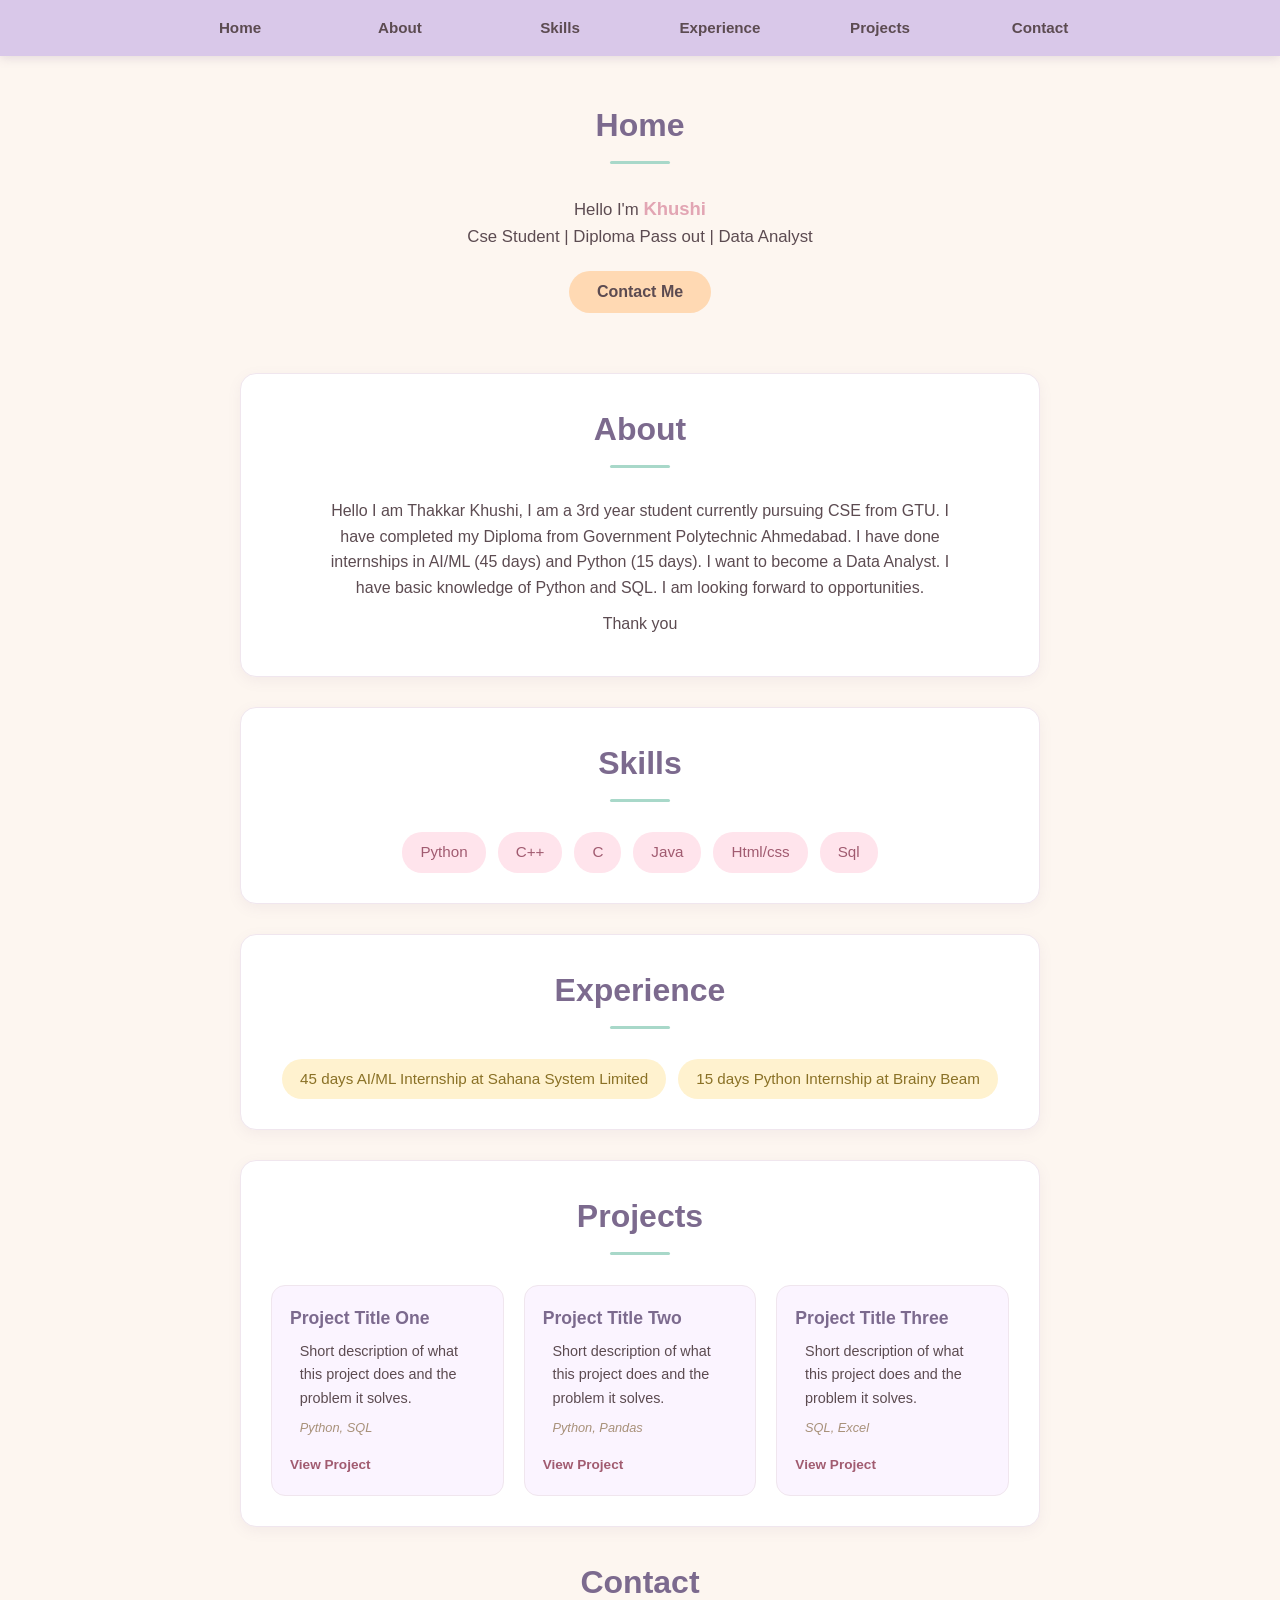
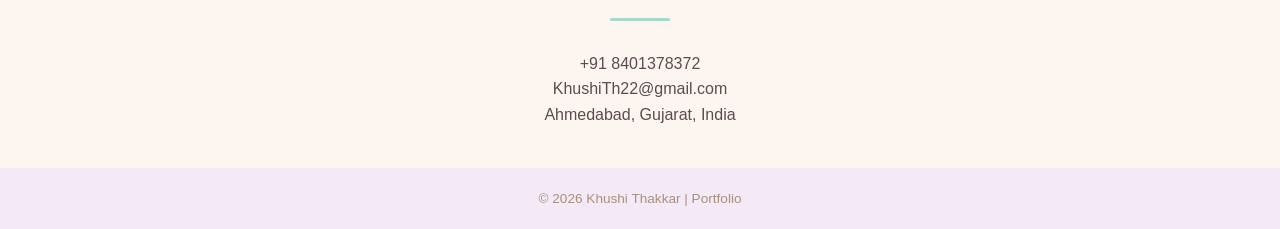
<file: Index.html>
<!DOCTYPE html>
<html lang="en">
<head>
    <meta charset="UTF-8">
    <meta name="viewport" content="width=device-width, initial-scale=1.0">
    <title>Portfolio</title>
    <link rel="stylesheet" href="portfolio.css">
</head>
<body>
    <nav class="navbar">
        <a href="#s1" class="h1">Home</a>
        <a href="#s2" class="h1">About</a>
        <a href="#s4" class="h1">Skills</a>
        <a href="#s3" class="h1">Experience</a>
        <a href="#s6" class="h1">Projects</a>
        <a href="#s5" class="h1">Contact</a>
    </nav>

    <h2 id="s1">Home</h2>
    <p class="intro">
        Hello I'm <span id="f1">Khushi</span><br>
        Cse Student | Diploma Pass out | Data Analyst
    </p>
    <a href="#s5"><button id="b1">Contact Me</button></a>

    <div class="card">
        <h2 id="s2">About</h2>
        <p>
            Hello I am Thakkar Khushi, I am a 3rd year student currently pursuing CSE from GTU.
            I have completed my Diploma from Government Polytechnic Ahmedabad. I have done
            internships in AI/ML (45 days) and Python (15 days). I want to become a Data Analyst.
            I have basic knowledge of Python and SQL. I am looking forward to opportunities.
        </p>
        <p>Thank you</p>
    </div>

    <div class="card">
        <h2 id="s4">Skills</h2>
        <ul>
            <li>Python</li>
            <li>C++</li>
            <li>C</li>
            <li>Java</li>
            <li>Html/css</li>
            <li>Sql</li>
        </ul>
    </div>

    <div class="card">
        <h2 id="s3">Experience</h2>
        <ul>
            <li>45 days AI/ML Internship at Sahana System Limited</li>
            <li>15 days Python Internship at Brainy Beam</li>
        </ul>
    </div>

    <div class="card">
        <h2 id="s6">Projects</h2>
        <div class="projects-grid">
            <div class="project">
                <h3>Project Title One</h3>
                <p>Short description of what this project does and the problem it solves.</p>
                <p class="tech">Python, SQL</p>
                <a href="#" target="_blank" rel="noopener">View Project</a>
            </div>
            <div class="project">
                <h3>Project Title Two</h3>
                <p>Short description of what this project does and the problem it solves.</p>
                <p class="tech">Python, Pandas</p>
                <a href="#" target="_blank" rel="noopener">View Project</a>
            </div>
            <div class="project">
                <h3>Project Title Three</h3>
                <p>Short description of what this project does and the problem it solves.</p>
                <p class="tech">SQL, Excel</p>
                <a href="#" target="_blank" rel="noopener">View Project</a>
            </div>
        </div>
    </div>

    <h2 id="s5">Contact</h2>
    <p class="contact-info">
        +91 8401378372<br>
        KhushiTh22@gmail.com<br>
        Ahmedabad, Gujarat, India
    </p>

    <footer>
        &copy; 2026 Khushi Thakkar | Portfolio
    </footer>
</body>
</html>
</file>
<file: portfolio.css>
/* ===== Reset & Base ===== */
* {
    margin: 0;
    padding: 0;
    box-sizing: border-box;
}

html {
    overflow-x: hidden;
}

body {
    font-family: 'Segoe UI', Tahoma, Geneva, Verdana, sans-serif;
    background-color: #fdf6f0;
    color: #5c4b51;
    line-height: 1.6;
    scroll-behavior: smooth;
    padding-top: 60px;
    text-align: center;
    overflow-x: hidden;
    font-size: clamp(0.9rem, 0.8rem + 0.5vw, 1rem);
}

p {
    max-width: 700px;
    width: 90%;
    margin: 0 auto;
}

img,
video {
    max-width: 100%;
    height: auto;
    display: block;
}

/* ===== Top Name / Logo ===== */
#top {
    text-align: center;
    padding-top: 20px;
    font-size: 1.4rem;
    color: #7c6a8e;
}

/* ===== Navigation Bar (fixed) ===== */
.navbar {
    position: fixed;
    top: 0;
    left: 0;
    width: 100%;
    display: flex;
    align-items: center;
    justify-content: center;
    background-color: #d9c8e9;
    box-shadow: 0 2px 10px rgba(124, 106, 142, 0.2);
    z-index: 1000;
}

.nav-brand {
    display: none;
}

.nav-links {
    display: flex;
    justify-content: center;
    width: 100%;
}

a.h1 {
    display: inline-block;
    text-decoration: none;
    color: #5c4b51;
    background-color: transparent;
    padding: 16px 24px;
    font-weight: 600;
    font-size: 0.95rem;
    text-align: center;
    flex: 1;
    max-width: 160px;
    transition: background-color 0.25s ease, color 0.25s ease;
}

a.h1:hover {
    background-color: #f7c8d0;
    color: #6b4c57;
}

/* Hamburger button - hidden on desktop, shown on phones */
.nav-toggle {
    display: none;
    flex-direction: column;
    justify-content: center;
    align-items: center;
    gap: 5px;
    width: 44px;
    height: 44px;
    margin-right: 8px;
    background: transparent;
    border: none;
    cursor: pointer;
    z-index: 1001;
}

.nav-toggle span {
    display: block;
    width: 24px;
    height: 3px;
    border-radius: 2px;
    background-color: #5c4b51;
    transition: transform 0.25s ease, opacity 0.25s ease;
}

.nav-toggle.open span:nth-child(1) {
    transform: translateY(8px) rotate(45deg);
}

.nav-toggle.open span:nth-child(2) {
    opacity: 0;
}

.nav-toggle.open span:nth-child(3) {
    transform: translateY(-8px) rotate(-45deg);
}

/* ===== Section Headings ===== */
h2 {
    font-size: clamp(1.4rem, 1.1rem + 1.5vw, 2rem);
    color: #7c6a8e;
    text-align: center;
    margin-bottom: 20px;
    position: relative;
    padding-bottom: 10px;
    scroll-margin-top: 70px;
}

h2::after {
    content: "";
    display: block;
    width: 60px;
    height: 3px;
    background-color: #a8d8c9;
    margin: 10px auto 0;
    border-radius: 2px;
}

/* ===== Home Section ===== */
h2#s1 {
    margin-top: 40px;
}

.intro {
    padding: 0 20px;
    max-width: 500px;
    margin: 0 auto;
    font-size: clamp(0.9rem, 0.8rem + 0.6vw, 1.05rem);
}

#f1 {
    font-style: normal;
    font-weight: bold;
    color: #e2a5b3;
    font-size: 1.1em;
}

#b1 {
    display: inline-block;
    margin: 20px 0 60px;
    padding: 12px 28px;
    font-size: 1rem;
    font-weight: 600;
    color: #5c4b51;
    background-color: #ffd9b3;
    border: none;
    border-radius: 30px;
    cursor: pointer;
    transition: background-color 0.25s ease, transform 0.2s ease;
}

#b1:hover {
    background-color: #ffc48a;
    transform: translateY(-2px);
}

/* ===== About / Experience / Skills / Projects Containers ===== */
.card {
    max-width: 800px;
    width: 90%;
    margin: 0 auto 30px;
    padding: clamp(16px, 4vw, 30px);
    background-color: #ffffff;
    border: 1px solid #f0e6ee;
    border-radius: 16px;
    box-shadow: 0 4px 14px rgba(124, 106, 142, 0.08);
    text-align: center;
}

.card p {
    max-width: 640px;
    margin: 0 auto 10px;
}

/* ===== Lists (Experience & Skills) ===== */
ul {
    list-style: none;
    display: flex;
    flex-wrap: wrap;
    justify-content: center;
    gap: 12px;
    margin-top: 15px;
}

ul li {
    display: inline-block;
    background-color: #cdeadd;
    color: #4d7d6b;
    padding: 8px 18px;
    border-radius: 20px;
    font-size: 0.95rem;
    font-weight: 500;
    transition: transform 0.2s ease;
}

ul li:hover {
    transform: translateY(-2px);
}

/* Alternate pastel tones for skills vs experience tags */
h2#s4 ~ ul li {
    background-color: #ffe4ec;
    color: #a15b70;
}

h2#s3 ~ ul li {
    background-color: #fff2cf;
    color: #8a7126;
}

/* ===== Projects Section ===== */
.projects-grid {
    display: grid;
    grid-template-columns: repeat(auto-fit, minmax(220px, 1fr));
    gap: 20px;
    margin-top: 15px;
}

.project {
    background-color: #fbf4ff;
    border: 1px solid #f0e6ee;
    border-radius: 14px;
    padding: 18px;
    text-align: left;
    transition: transform 0.2s ease, box-shadow 0.2s ease;
}

.project:hover {
    transform: translateY(-4px);
    box-shadow: 0 6px 16px rgba(124, 106, 142, 0.15);
}

.project h3 {
    color: #7c6a8e;
    margin-bottom: 8px;
    font-size: 1.1rem;
}

.project p {
    font-size: 0.9rem;
    margin-bottom: 8px;
}

.project .tech {
    font-size: 0.8rem;
    color: #a8917a;
    font-style: italic;
}

.project a {
    display: inline-block;
    margin-top: 8px;
    font-size: 0.85rem;
    font-weight: 600;
    color: #a15b70;
    text-decoration: none;
}

.project a:hover {
    text-decoration: underline;
}

/* ===== Contact Section ===== */
h2#s5 {
    margin-top: 10px;
}

.contact-info {
    margin-bottom: 40px;
}

/* ===== Footer ===== */
footer {
    padding: 20px;
    font-size: 0.85rem;
    color: #a8917a;
    background-color: #f4e9f7;
}

/* ===== Responsive ===== */

/* Tablets */
@media (max-width: 900px) {
    .card {
        width: 92%;
    }

    .projects-grid {
        grid-template-columns: repeat(auto-fit, minmax(200px, 1fr));
    }
}

/* Small tablets / large phones — switch nav to hamburger menu */
@media (max-width: 700px) {
    .navbar {
        justify-content: space-between;
        padding: 8px 16px;
    }

    .nav-brand {
        display: block;
        font-weight: 700;
        font-size: 1.1rem;
        color: #5c4b51;
    }

    .nav-toggle {
        display: flex;
    }

    .nav-links {
        position: absolute;
        top: 100%;
        left: 0;
        flex-direction: column;
        width: 100%;
        background-color: #d9c8e9;
        max-height: 0;
        overflow: hidden;
        transition: max-height 0.3s ease;
        box-shadow: 0 6px 12px rgba(124, 106, 142, 0.15);
    }

    .nav-links.open {
        max-height: 400px;
    }

    a.h1 {
        max-width: none;
        width: 100%;
        padding: 16px;
        font-size: 1rem;
        border-bottom: 1px solid rgba(92, 75, 81, 0.08);
    }

    body {
        padding-top: 56px;
    }

    .card {
        width: 100%;
        margin-left: 0;
        margin-right: 0;
        border-radius: 0;
        padding: 20px 16px;
    }

    .intro,
    .contact-info {
        padding-left: 16px;
        padding-right: 16px;
        max-width: 100%;
    }

    .projects-grid {
        grid-template-columns: 1fr;
    }

    .contact-info a {
        color: #a15b70;
        text-decoration: none;
        font-weight: 600;
    }

    .contact-info a:hover,
    .contact-info a:active {
        text-decoration: underline;
    }
}

/* Phones */
@media (max-width: 480px) {
    body {
        padding-top: 52px;
    }

    #b1 {
        width: 85%;
        max-width: 260px;
        min-height: 44px;
    }

    ul {
        gap: 8px;
    }

    ul li {
        font-size: 0.85rem;
        padding: 8px 16px;
    }

    .project a {
        display: inline-block;
        padding: 6px 0;
    }
}

/* Very small phones */
@media (max-width: 360px) {
    h2 {
        font-size: 1.3rem;
    }

    .nav-brand {
        font-size: 1rem;
    }
}
</file>
